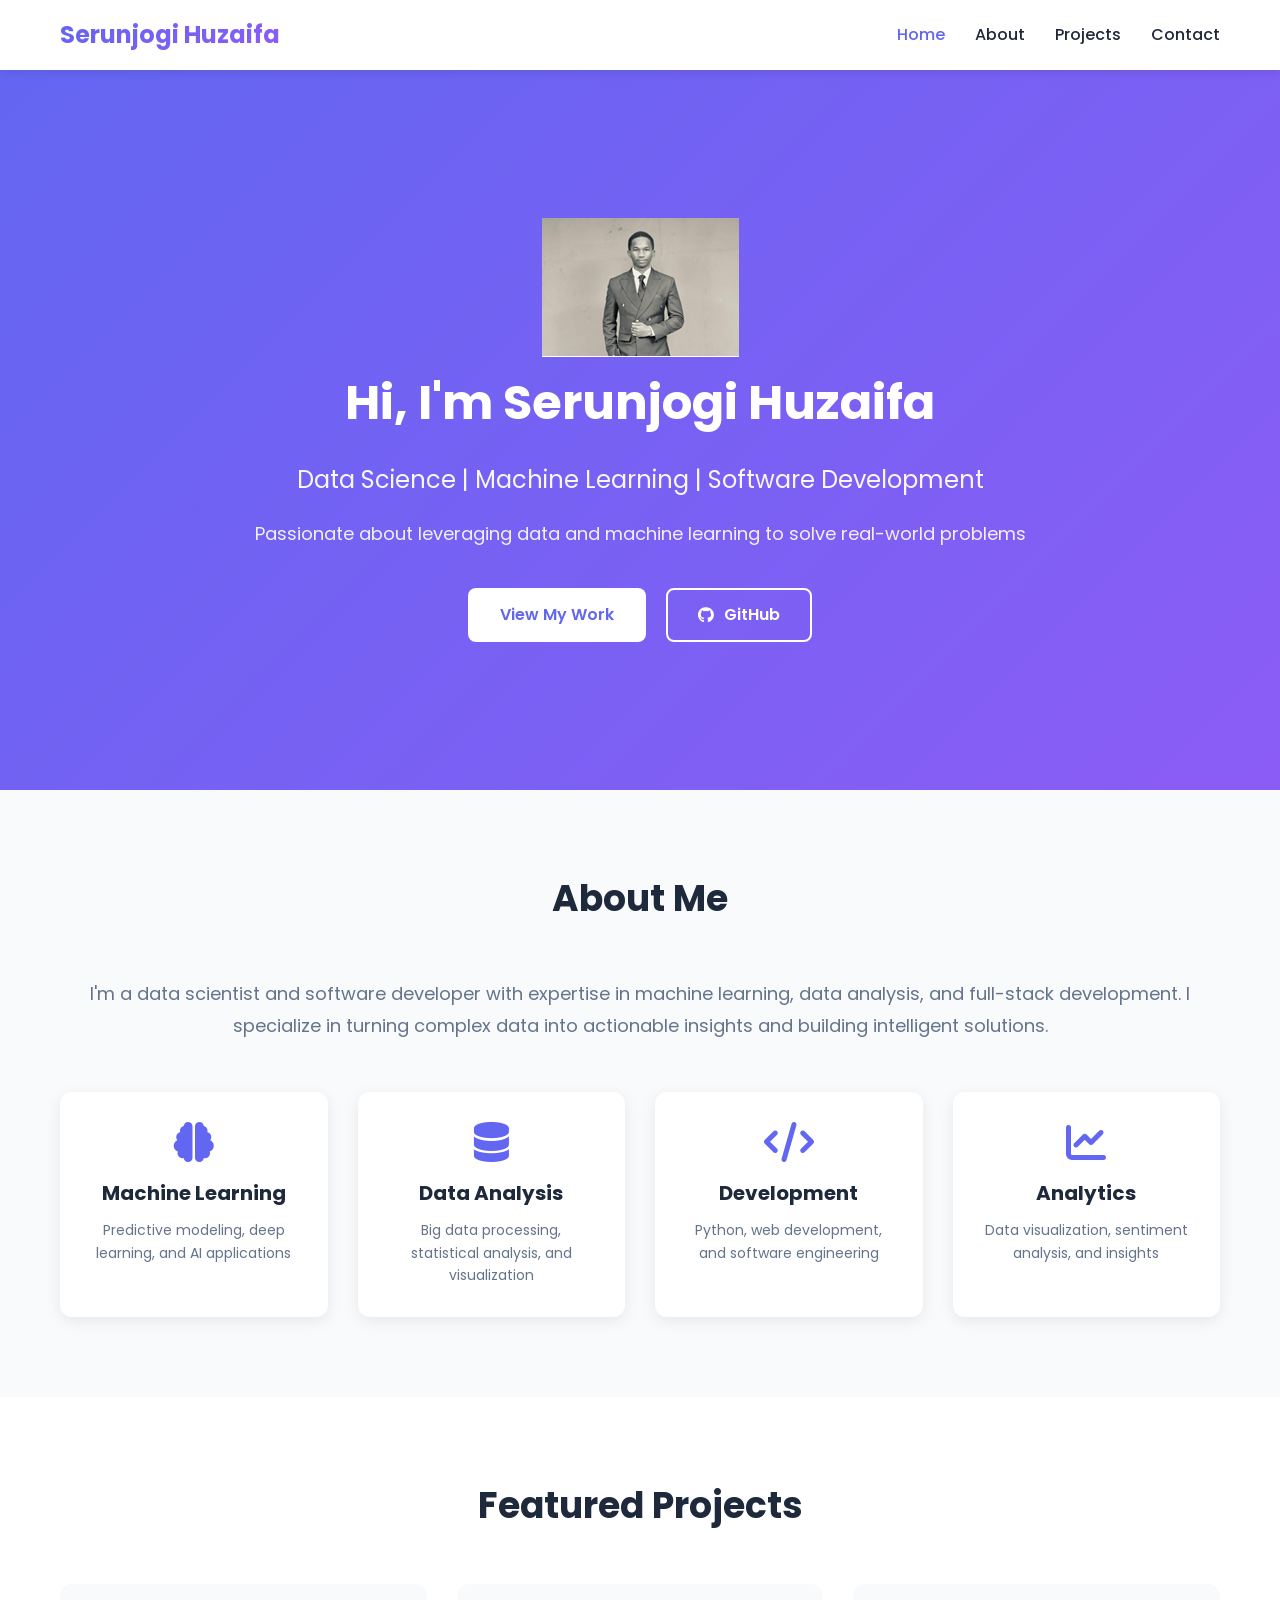
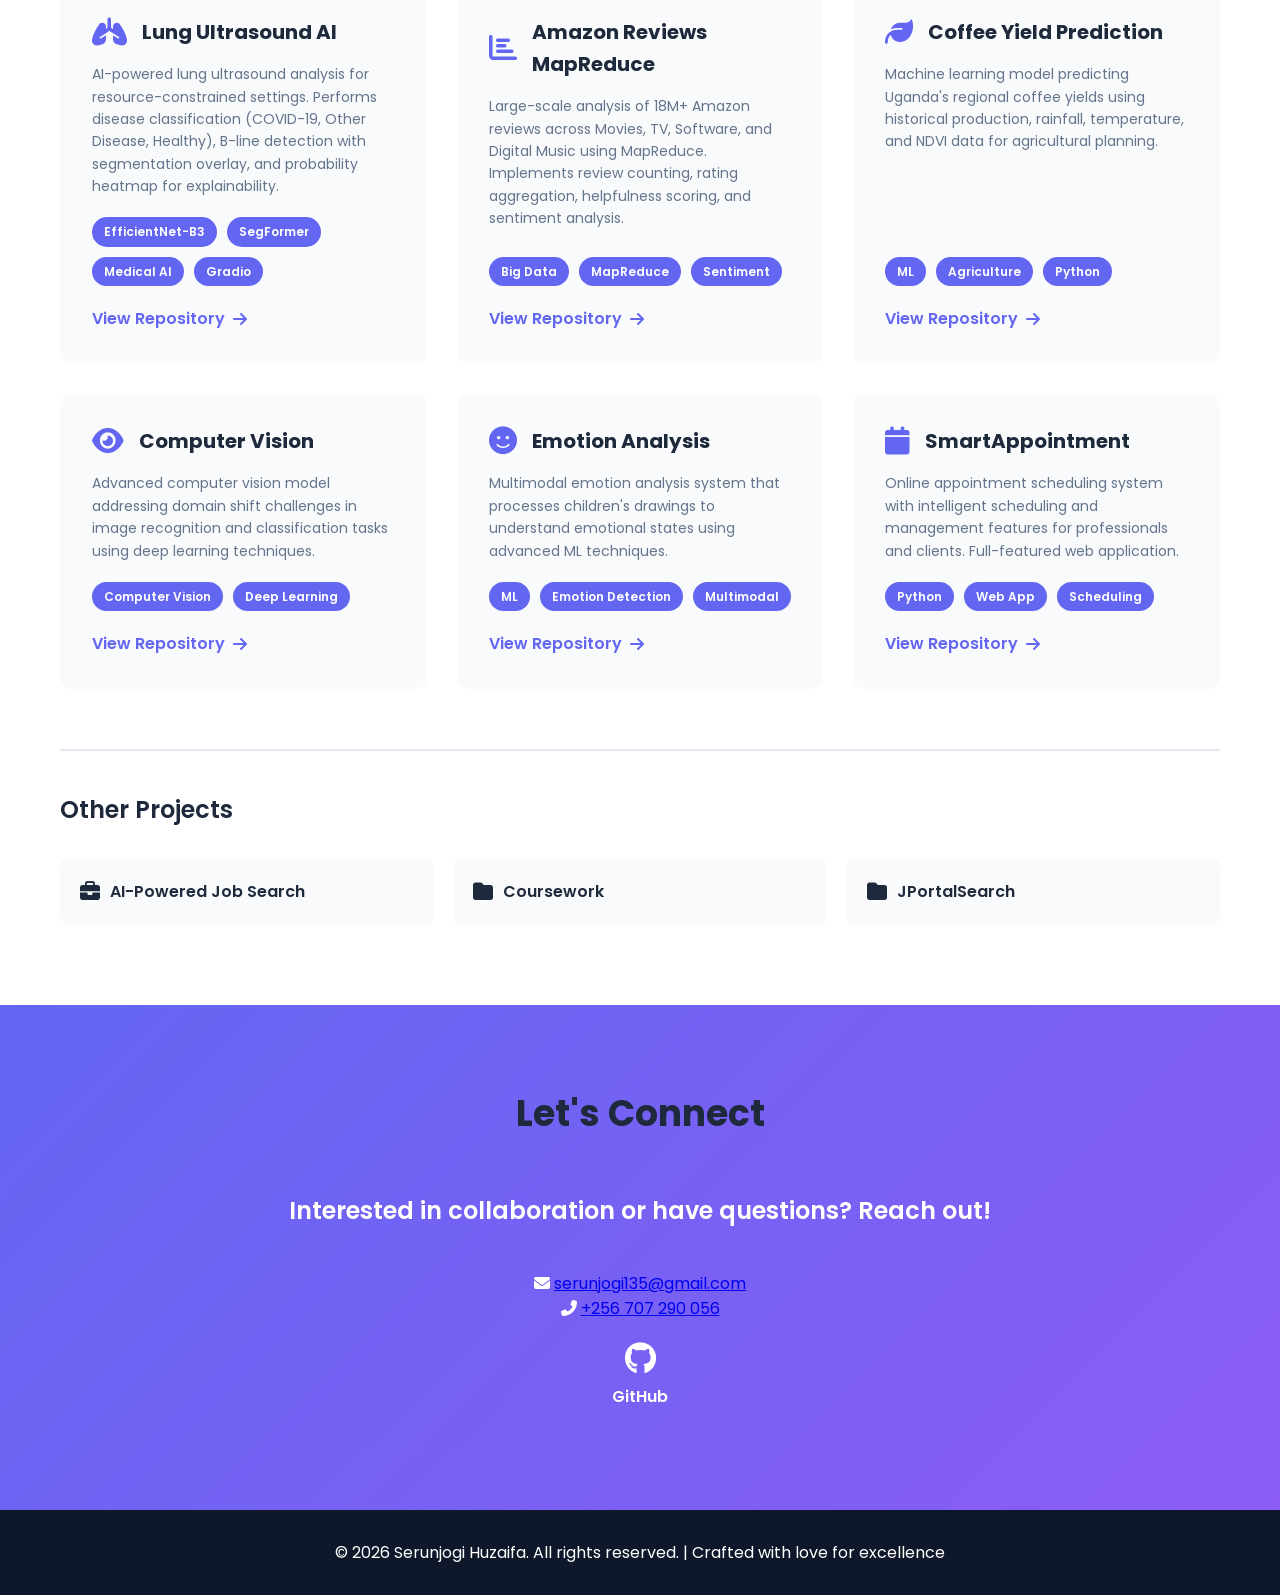
<file: index.html>
<!DOCTYPE html>
<html lang="en">
<head>
    <meta charset="UTF-8" />
    <meta name="viewport" content="width=device-width, initial-scale=1.0" />
    <title>Huzie111 - Professional Portfolio</title>
    <link rel="stylesheet" href="styles.css" />
    <link rel="stylesheet" href="https://cdnjs.cloudflare.com/ajax/libs/font-awesome/6.4.0/css/all.min.css" />
    <link href="https://fonts.googleapis.com/css2?family=Poppins:wght@300;400;600;700&display=swap" rel="stylesheet" />
</head>
<body>
    <!-- Navigation -->
    <nav class="navbar">
        <div class="nav-container">
            <div class="nav-brand">Serunjogi Huzaifa</div>
            <ul class="nav-menu">
                <li><a href="#home" class="nav-link">Home</a></li>
                <li><a href="#about" class="nav-link">About</a></li>
                <li><a href="#projects" class="nav-link">Projects</a></li>
                <li><a href="#contact" class="nav-link">Contact</a></li>
            </ul>
        </div>
    </nav>

    <!-- Hero Section with Profile Picture -->
    <section id="home" class="hero">
        <div class="hero-content">
            <!-- Profile Image -->
            <div class="profile-image">
                <img src="img/pp.png" alt="Serunjogi Huzaifa Profile Picture" />
            </div>
            <h1 class="hero-title">Hi, I'm <span class="highlight">Serunjogi Huzaifa</span></h1>
            <p class="hero-subtitle">Data Science | Machine Learning | Software Development</p>
            <p class="hero-description">
                Passionate about leveraging data and machine learning to solve real-world problems
            </p>
            <div class="hero-buttons">
                <a href="#projects" class="btn btn-primary">View My Work</a>
                <a href="https://github.com/Huzie111" class="btn btn-secondary" target="_blank">
                    <i class="fab fa-github"></i> GitHub
                </a>
            </div>
        </div>
    </section>

    <!-- About Section -->
    <section id="about" class="about">
        <div class="container">
            <h2 class="section-title">About Me</h2>
            <div class="about-content">
                <p class="about-text">
                    I'm a data scientist and software developer with expertise in machine learning,
                    data analysis, and full-stack development. I specialize in turning complex data
                    into actionable insights and building intelligent solutions.
                </p>
                <div class="skills-grid">
                    <div class="skill-card">
                        <i class="fas fa-brain"></i>
                        <h3>Machine Learning</h3>
                        <p>Predictive modeling, deep learning, and AI applications</p>
                    </div>
                    <div class="skill-card">
                        <i class="fas fa-database"></i>
                        <h3>Data Analysis</h3>
                        <p>Big data processing, statistical analysis, and visualization</p>
                    </div>
                    <div class="skill-card">
                        <i class="fas fa-code"></i>
                        <h3>Development</h3>
                        <p>Python, web development, and software engineering</p>
                    </div>
                    <div class="skill-card">
                        <i class="fas fa-chart-line"></i>
                        <h3>Analytics</h3>
                        <p>Data visualization, sentiment analysis, and insights</p>
                    </div>
                </div>
            </div>
        </div>
    </section>

    <!-- Projects Section -->
    <section id="projects" class="projects">
        <div class="container">
            <h2 class="section-title">Featured Projects</h2>
            <div class="projects-grid">
                <!-- Project 1: LUS Project — Lung Ultrasound AI -->
                <div class="project-card">
                    <div class="project-header">
                        <i class="fas fa-lungs"></i>
                        <h3>Lung Ultrasound AI</h3>
                    </div>
                    <p class="project-description">
                        AI-powered lung ultrasound analysis for resource-constrained settings. 
                        Performs disease classification (COVID-19, Other Disease, Healthy), 
                        B-line detection with segmentation overlay, and probability heatmap for explainability.
                    </p>
                    <div class="project-tags">
                        <span class="tag">EfficientNet-B3</span>
                        <span class="tag">SegFormer</span>
                        <span class="tag">Medical AI</span>
                        <span class="tag">Gradio</span>
                    </div>
                    <a href="https://github.com/Huzie111/LUS" class="project-link" target="_blank">
                        View Repository <i class="fas fa-arrow-right"></i>
                    </a>
                </div>

                <!-- Project 2: Amazon Reviews MapReduce -->
                <div class="project-card">
                    <div class="project-header">
                        <i class="fas fa-chart-bar"></i>
                        <h3>Amazon Reviews MapReduce</h3>
                    </div>
                    <p class="project-description">
                        Large-scale analysis of 18M+ Amazon reviews across Movies, TV, Software, and Digital Music using MapReduce. Implements review counting, rating aggregation, helpfulness scoring, and sentiment analysis.
                    </p>
                    <div class="project-tags">
                        <span class="tag">Big Data</span>
                        <span class="tag">MapReduce</span>
                        <span class="tag">Sentiment</span>
                    </div>
                    <a href="https://github.com/Huzie111/AMAZON-REVIEWS-MAP-REDUCE-PROJECT" class="project-link" target="_blank">
                        View Repository <i class="fas fa-arrow-right"></i>
                    </a>
                </div>

                <!-- Project 3: Coffee Yield Prediction -->
                <div class="project-card">
                    <div class="project-header">
                        <i class="fas fa-leaf"></i>
                        <h3>Coffee Yield Prediction</h3>
                    </div>
                    <p class="project-description">
                        Machine learning model predicting Uganda's regional coffee yields using historical production, rainfall, temperature, and NDVI data for agricultural planning.
                    </p>
                    <div class="project-tags">
                        <span class="tag">ML</span>
                        <span class="tag">Agriculture</span>
                        <span class="tag">Python</span>
                    </div>
                    <a href="https://github.com/Huzie111/CoffeeYieldProject" class="project-link" target="_blank">
                        View Repository <i class="fas fa-arrow-right"></i>
                    </a>
                </div>

                <!-- Project 4: Computer Vision -->
                <div class="project-card">
                    <div class="project-header">
                        <i class="fas fa-eye"></i>
                        <h3>Computer Vision</h3>
                    </div>
                    <p class="project-description">
                        Advanced computer vision model addressing domain shift challenges in image recognition and classification tasks using deep learning techniques.
                    </p>
                    <div class="project-tags">
                        <span class="tag">Computer Vision</span>
                        <span class="tag">Deep Learning</span>
                    </div>
                    <a href="https://github.com/Huzie111/Computer-Vision" class="project-link" target="_blank">
                        View Repository <i class="fas fa-arrow-right"></i>
                    </a>
                </div>

                <!-- Project 5: Emotion Analysis -->
                <div class="project-card">
                    <div class="project-header">
                        <i class="fas fa-smile"></i>
                        <h3>Emotion Analysis</h3>
                    </div>
                    <p class="project-description">
                        Multimodal emotion analysis system that processes children's drawings to understand emotional states using advanced ML techniques.
                    </p>
                    <div class="project-tags">
                        <span class="tag">ML</span>
                        <span class="tag">Emotion Detection</span>
                        <span class="tag">Multimodal</span>
                    </div>
                    <a href="https://github.com/Huzie111/Emotion-Analysis" class="project-link" target="_blank">
                        View Repository <i class="fas fa-arrow-right"></i>
                    </a>
                </div>

                <!-- Project 6: SmartAppointment -->
                <div class="project-card">
                    <div class="project-header">
                        <i class="fas fa-calendar"></i>
                        <h3>SmartAppointment</h3>
                    </div>
                    <p class="project-description">
                        Online appointment scheduling system with intelligent scheduling and management features for professionals and clients. Full-featured web application.
                    </p>
                    <div class="project-tags">
                        <span class="tag">Python</span>
                        <span class="tag">Web App</span>
                        <span class="tag">Scheduling</span>
                    </div>
                    <a href="https://github.com/Huzie111/SmartAppointment" class="project-link" target="_blank">
                        View Repository <i class="fas fa-arrow-right"></i>
                    </a>
                </div>
            </div>

            <!-- Additional Projects -->
            <div class="additional-projects">
                <h3 class="section-subtitle">Other Projects</h3>
                <div class="projects-list">
                    <div class="project-item">
                        <a href="https://github.com/Huzie111/AI-PoweredJobSearch" target="_blank">
                            <i class="fas fa-briefcase"></i> AI-Powered Job Search
                        </a>
                    </div>
                    <div class="project-item">
                        <a href="https://github.com/Huzie111/coursework" target="_blank">
                            <i class="fas fa-folder"></i> Coursework
                        </a>
                    </div>
                    <div class="project-item">
                        <a href="https://github.com/Huzie111/JPortalSearch" target="_blank">
                            <i class="fas fa-folder"></i> JPortalSearch
                        </a>
                    </div>
                </div>
            </div>
        </div>
    </section>

    <!-- Contact Section with email and phone -->
    <section id="contact" class="contact">
        <div class="container">
            <h2 class="section-title">Let's Connect</h2>
            <p class="section-subtitle">Interested in collaboration or have questions? Reach out!</p>
            
            <!-- Contact info: email & phone -->
            <div class="contact-details">
                <div class="contact-item">
                    <i class="fas fa-envelope"></i>
                    <a href="mailto:serunjogi135@gmail.com">serunjogi135@gmail.com</a>
                </div>
                <div class="contact-item">
                    <i class="fas fa-phone-alt"></i>
                    <a href="tel:+256707290056">+256 707 290 056</a>
                </div>
            </div>

            <div class="contact-links">
                <a href="https://github.com/Huzie111" class="contact-link" target="_blank">
                    <i class="fab fa-github"></i>
                    <span>GitHub</span>
                </a>
            </div>
        </div>
    </section>

    <!-- Footer -->
    <footer class="footer">
        <div class="container">
            <p>&copy; 2026 Serunjogi Huzaifa. All rights reserved. | Crafted with love for excellence</p>
        </div>
    </footer>

    <script src="script.js"></script>
</body>
</html>
</file>
<file: styles.css>
* {
    margin: 0;
    padding: 0;
    box-sizing: border-box;
}

:root {
    --primary-color: #6366f1;
    --secondary-color: #8b5cf6;
    --dark-bg: #0f172a;
    --light-bg: #f8fafc;
    --text-dark: #1e293b;
    --text-light: #64748b;
    --border-color: #e2e8f0;
    --success-color: #10b981;
    --warning-color: #f59e0b;
}

body {
    font-family: 'Poppins', sans-serif;
    color: var(--text-dark);
    line-height: 1.6;
    overflow-x: hidden;
}

.container {
    max-width: 1200px;
    margin: 0 auto;
    padding: 0 20px;
}

/* Navigation */
.navbar {
    background: white;
    box-shadow: 0 2px 10px rgba(0, 0, 0, 0.1);
    position: sticky;
    top: 0;
    z-index: 1000;
}

.nav-container {
    max-width: 1200px;
    margin: 0 auto;
    padding: 0 20px;
    display: flex;
    justify-content: space-between;
    align-items: center;
    height: 70px;
}

.nav-brand {
    font-size: 24px;
    font-weight: 700;
    background: linear-gradient(135deg, var(--primary-color), var(--secondary-color));
    -webkit-background-clip: text;
    -webkit-text-fill-color: transparent;
    background-clip: text;
}

.nav-menu {
    display: flex;
    list-style: none;
    gap: 30px;
}

.nav-link {
    text-decoration: none;
    color: var(--text-dark);
    font-weight: 500;
    transition: color 0.3s ease;
    position: relative;
}

.nav-link:hover {
    color: var(--primary-color);
}

.nav-link::after {
    content: '';
    position: absolute;
    bottom: -5px;
    left: 0;
    width: 0;
    height: 2px;
    background: var(--primary-color);
    transition: width 0.3s ease;
}

.nav-link:hover::after {
    width: 100%;
}

/* Hero Section */
.hero {
    background: linear-gradient(135deg, var(--primary-color), var(--secondary-color));
    color: white;
    padding: 120px 20px;
    text-align: center;
    min-height: 80vh;
    display: flex;
    align-items: center;
    justify-content: center;
}

.hero-content {
    max-width: 800px;
    animation: fadeInUp 1s ease;
}

@keyframes fadeInUp {
    from {
        opacity: 0;
        transform: translateY(30px);
    }
    to {
        opacity: 1;
        transform: translateY(0);
    }
}

.hero-title {
    font-size: 48px;
    font-weight: 700;
    margin-bottom: 20px;
}

.highlight {
    background: rgba(255, 255, 255, 0.2);
    padding: 10px 20px;
    border-radius: 8px;
    display: inline-block;
}

.hero-subtitle {
    font-size: 24px;
    margin-bottom: 20px;
    opacity: 0.95;
}

.hero-description {
    font-size: 18px;
    margin-bottom: 40px;
    opacity: 0.9;
}

.hero-buttons {
    display: flex;
    gap: 20px;
    justify-content: center;
    flex-wrap: wrap;
}

.btn {
    padding: 12px 30px;
    border-radius: 8px;
    text-decoration: none;
    font-weight: 600;
    transition: all 0.3s ease;
    border: 2px solid transparent;
    cursor: pointer;
    display: inline-flex;
    align-items: center;
    gap: 10px;
}

.btn-primary {
    background: white;
    color: var(--primary-color);
}

.btn-primary:hover {
    transform: translateY(-3px);
    box-shadow: 0 10px 25px rgba(0, 0, 0, 0.2);
}

.btn-secondary {
    background: transparent;
    color: white;
    border: 2px solid white;
}

.btn-secondary:hover {
    background: white;
    color: var(--primary-color);
}

/* About Section */
.about {
    padding: 80px 20px;
    background: var(--light-bg);
}

.section-title {
    font-size: 36px;
    font-weight: 700;
    text-align: center;
    margin-bottom: 50px;
    color: var(--text-dark);
}

.about-text {
    font-size: 18px;
    text-align: center;
    color: var(--text-light);
    margin-bottom: 50px;
    line-height: 1.8;
}

.skills-grid {
    display: grid;
    grid-template-columns: repeat(auto-fit, minmax(250px, 1fr));
    gap: 30px;
}

.skill-card {
    background: white;
    padding: 30px;
    border-radius: 12px;
    text-align: center;
    box-shadow: 0 4px 15px rgba(0, 0, 0, 0.08);
    transition: all 0.3s ease;
}

.skill-card:hover {
    transform: translateY(-10px);
    box-shadow: 0 12px 30px rgba(0, 0, 0, 0.15);
}

.skill-card i {
    font-size: 40px;
    color: var(--primary-color);
    margin-bottom: 15px;
}

.skill-card h3 {
    font-size: 20px;
    margin-bottom: 10px;
    color: var(--text-dark);
}

.skill-card p {
    color: var(--text-light);
    font-size: 14px;
}

/* Projects Section */
.projects {
    padding: 80px 20px;
    background: white;
}

.projects-grid {
    display: grid;
    grid-template-columns: repeat(auto-fit, minmax(320px, 1fr));
    gap: 30px;
    margin-bottom: 60px;
}

.project-card {
    background: var(--light-bg);
    border-radius: 12px;
    padding: 30px;
    transition: all 0.3s ease;
    border: 2px solid transparent;
    display: flex;
    flex-direction: column;
}

.project-card:hover {
    transform: translateY(-8px);
    border-color: var(--primary-color);
    box-shadow: 0 12px 30px rgba(99, 102, 241, 0.15);
}

.project-header {
    display: flex;
    align-items: center;
    gap: 15px;
    margin-bottom: 15px;
}

.project-header i {
    font-size: 28px;
    color: var(--primary-color);
}

.project-header h3 {
    font-size: 20px;
    color: var(--text-dark);
}

.project-description {
    color: var(--text-light);
    margin-bottom: 20px;
    flex-grow: 1;
    font-size: 14px;
    line-height: 1.6;
}

.project-tags {
    display: flex;
    flex-wrap: wrap;
    gap: 10px;
    margin-bottom: 20px;
}

.tag {
    background: var(--primary-color);
    color: white;
    padding: 5px 12px;
    border-radius: 20px;
    font-size: 12px;
    font-weight: 600;
}

.project-link {
    display: inline-flex;
    align-items: center;
    gap: 8px;
    color: var(--primary-color);
    text-decoration: none;
    font-weight: 600;
    transition: all 0.3s ease;
}

.project-link:hover {
    gap: 12px;
    color: var(--secondary-color);
}

.additional-projects {
    margin-top: 60px;
    border-top: 2px solid var(--border-color);
    padding-top: 40px;
}

.section-subtitle {
    font-size: 24px;
    font-weight: 600;
    margin-bottom: 30px;
    color: var(--text-dark);
}

.projects-list {
    display: grid;
    grid-template-columns: repeat(auto-fit, minmax(250px, 1fr));
    gap: 20px;
}

.project-item {
    background: var(--light-bg);
    padding: 20px;
    border-radius: 8px;
    transition: all 0.3s ease;
}

.project-item:hover {
    background: var(--primary-color);
}

.project-item a {
    text-decoration: none;
    color: var(--text-dark);
    font-weight: 600;
    display: flex;
    align-items: center;
    gap: 10px;
    transition: color 0.3s ease;
}

.project-item:hover a {
    color: white;
}

.project-item i {
    font-size: 20px;
}

/* Contact Section */
.contact {
    background: linear-gradient(135deg, var(--primary-color), var(--secondary-color));
    color: white;
    padding: 80px 20px;
    text-align: center;
}

.contact .section-subtitle {
    color: white;
    margin-bottom: 40px;
}

.contact-links {
    display: flex;
    justify-content: center;
    gap: 40px;
    flex-wrap: wrap;
}

.contact-link {
    display: flex;
    flex-direction: column;
    align-items: center;
    gap: 10px;
    color: white;
    text-decoration: none;
    font-weight: 600;
    transition: all 0.3s ease;
    padding: 20px;
    border-radius: 8px;
}

.contact-link i {
    font-size: 32px;
    transition: transform 0.3s ease;
}

.contact-link:hover {
    background: rgba(255, 255, 255, 0.1);
    transform: translateY(-5px);
}

.contact-link:hover i {
    transform: scale(1.2);
}

/* Footer */
.footer {
    background: var(--dark-bg);
    color: white;
    text-align: center;
    padding: 30px 20px;
}

.footer i {
    color: #ef4444;
}

/* Responsive Design */
@media (max-width: 768px) {
    .nav-menu {
        gap: 15px;
        font-size: 14px;
    }

    .hero-title {
        font-size: 36px;
    }

    .hero-subtitle {
        font-size: 18px;
    }

    .section-title {
        font-size: 28px;
    }

    .projects-grid {
        grid-template-columns: 1fr;
    }

    .skills-grid {
        grid-template-columns: repeat(auto-fit, minmax(200px, 1fr));
    }

    .contact-links {
        gap: 20px;
    }

    .hero-buttons {
        flex-direction: column;
    }

    .btn {
        width: 100%;
        justify-content: center;
    }
}

@media (max-width: 480px) {
    .nav-brand {
        font-size: 18px;
    }

    .nav-menu {
        gap: 10px;
        font-size: 12px;
    }

    .hero-title {
        font-size: 28px;
    }

    .hero-subtitle {
        font-size: 16px;
    }

    .section-title {
        font-size: 24px;
        margin-bottom: 30px;
    }

    .skills-grid {
        grid-template-columns: 1fr;
    }

    .project-card {
        padding: 20px;
    }
}
</file>
